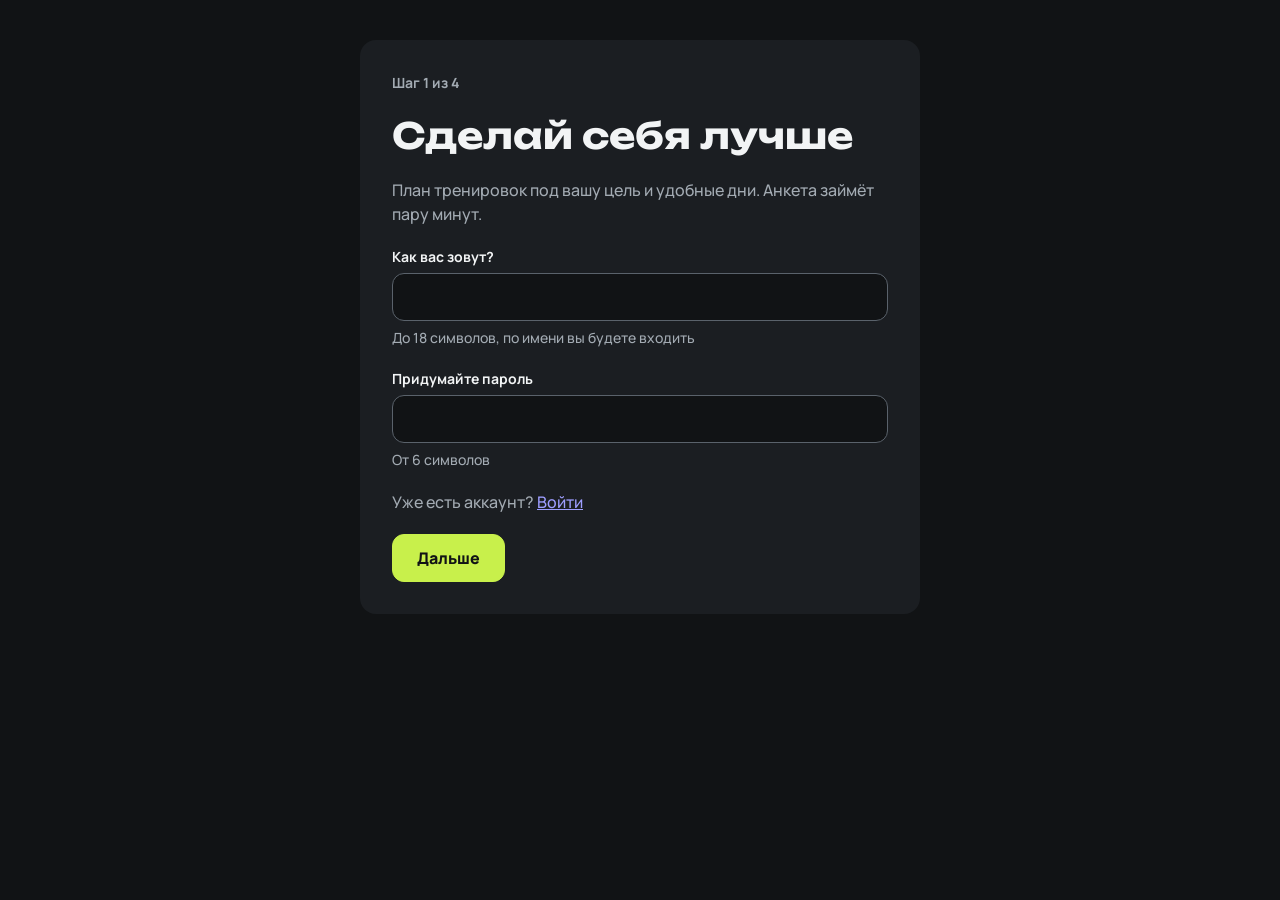
<file: web/index.html>
<!doctype html>
<html lang="ru">
<head>
  <meta charset="utf-8">
  <meta name="viewport" content="width=device-width, initial-scale=1">
  <title>Сделай себя лучше</title>
  <link rel="preconnect" href="https://fonts.googleapis.com">
  <link href="https://fonts.googleapis.com/css2?family=Manrope:wght@400;500;700;800&family=Unbounded:wght@500;700&display=swap" rel="stylesheet">
  <link rel="stylesheet" href="styles.css">
</head>
<body>
  <header class="topbar" id="topbar" hidden>
    <div class="logo">Сделай себя лучше</div>
    <nav class="tabs" aria-label="Разделы">
      <a href="#/today" data-tab="today">Сегодня</a>
      <a href="#/plan" data-tab="plan">План</a>
      <a href="#/profile" data-tab="profile">Профиль</a>
    </nav>
  </header>
  <main class="page" id="app"></main>
  <div class="toast" id="toast" role="status" aria-live="polite" hidden></div>
  <script src="app.js" type="module"></script>
</body>
</html>
</file>
<file: web/styles.css>
:root {
  --bg: #111315;
  --surface: #1b1e22;
  --surface-2: #262a2f;
  --line: #3a4047;
  --control-line: #5a626b;
  --text: #f2f4f5;
  --muted: #a3abb3;
  --accent: #c8f04b;
  --on-accent: #111315;
  --danger: #ff9d8f;
  --body: Manrope, system-ui, sans-serif;
  --display: Unbounded, Manrope, system-ui, sans-serif;
  color-scheme: dark;
}

* { box-sizing: border-box; }

body {
  margin: 0;
  background: var(--bg);
  color: var(--text);
  font: 500 16px/1.5 var(--body);
}

h1, h2, p, ol, ul, dl, dd { margin: 0; }
ol, ul { padding: 0; list-style: none; }

:focus-visible { outline: 3px solid var(--text); outline-offset: 2px; }

.topbar, .page {
  max-width: 1120px;
  margin: 0 auto;
  padding-inline: 24px;
}

.topbar {
  display: flex;
  flex-wrap: wrap;
  gap: 16px;
  align-items: center;
  justify-content: space-between;
  padding-block: 20px;
}

.logo { font: 700 16px var(--display); }

.tabs { display: flex; gap: 8px; font-weight: 700; font-size: 15px; }
.tabs a {
  padding: 12px 16px;
  border-radius: 12px;
  color: var(--text);
  text-align: center;
  text-decoration: none;
}
.tabs a:hover { color: var(--accent); }
.tabs a[aria-current="page"] { background: var(--surface-2); }

.page { padding-block: 16px 48px; }

.card {
  display: flex;
  flex-direction: column;
  gap: 20px;
  padding: 32px;
  border-radius: 16px;
  background: var(--surface);
}
.card--now { outline: 2px solid var(--accent); outline-offset: -2px; }
.card--danger { background: var(--surface-2); outline: 1px solid var(--danger); outline-offset: -1px; }

.narrow { max-width: 560px; margin: 24px auto 0; }

.layout { display: flex; flex-wrap: wrap; gap: 24px; }
.layout__main { flex: 999 1 560px; min-width: 0; }
.layout__side { flex: 1 1 280px; display: flex; flex-direction: column; gap: 24px; }

.grid { display: grid; grid-template-columns: repeat(auto-fit, minmax(280px, 1fr)); gap: 24px; }
.grid--wide { grid-template-columns: repeat(auto-fit, minmax(420px, 1fr)); }
.cols-3 { display: grid; grid-template-columns: repeat(3, minmax(0, 1fr)); gap: 12px; }
.cols-2 { display: grid; grid-template-columns: repeat(2, minmax(0, 1fr)); gap: 8px; }

.stack { display: flex; flex-direction: column; gap: 24px; }

.head {
  display: flex;
  flex-wrap: wrap;
  gap: 16px;
  align-items: center;
  justify-content: space-between;
}

.title { font: 700 clamp(24px, 5vw, 36px)/1.25 var(--display); overflow-wrap: anywhere; }
.subtitle { font-size: 20px; font-weight: 800; }
.eyebrow { font-size: 14px; font-weight: 700; color: var(--muted); }
.eyebrow--now { color: var(--accent); }
.muted { color: var(--muted); }
.big { font: 700 32px var(--display); }
.huge {
  font: 700 clamp(44px, 11vw, 64px)/1.2 var(--display);
  color: var(--accent);
  font-variant-numeric: tabular-nums;
}
.center { text-align: center; }

.btn {
  display: flex;
  align-items: center;
  justify-content: center;
  min-height: 48px;
  padding: 8px 24px;
  border: 1px solid var(--control-line);
  border-radius: 12px;
  background: transparent;
  color: var(--text);
  font: 700 16px var(--body);
  text-align: center;
  text-decoration: none;
  cursor: pointer;
}
.btn:hover { background: var(--surface-2); }
.btn--primary { border-color: var(--accent); background: var(--accent); color: var(--on-accent); font-weight: 800; }
.btn--primary:hover { background: #ddf78a; }
.btn--danger { border-color: var(--danger); color: var(--danger); }
.btn--danger-solid { border-color: var(--danger); background: var(--danger); color: var(--on-accent); font-weight: 800; }
.btn--danger-solid:hover { background: #ffb8ad; }
.btn--large { min-height: 56px; font-size: 18px; }
.btn[disabled] { opacity: .75; cursor: progress; }
.push-down { margin-top: auto; }
.actions { display: grid; grid-template-columns: 1fr 2fr; gap: 8px; }

.choice {
  min-height: 48px;
  padding: 8px;
  border: 1px solid var(--control-line);
  border-radius: 12px;
  background: transparent;
  color: var(--text);
  font: 700 15px var(--body);
  cursor: pointer;
}
.choice small { display: block; font-size: 13px; font-weight: 500; color: var(--muted); }
.choice[aria-pressed="true"] { border-color: var(--accent); background: var(--accent); color: var(--on-accent); font-weight: 800; }
.choice[aria-pressed="true"] small { color: var(--on-accent); }

.days { display: flex; flex-wrap: wrap; gap: 8px; }
.days .choice { width: 48px; padding: 0; }

.field { display: flex; flex-direction: column; gap: 6px; min-width: 0; font-size: 14px; font-weight: 700; }
.field input {
  width: 100%;
  height: 48px;
  padding: 0 14px;
  border: 1px solid var(--control-line);
  border-radius: 12px;
  background: var(--bg);
  color: var(--text);
  font: 500 16px var(--body);
}
.field__hint { font-weight: 500; color: var(--muted); }
.field__error { font-weight: 500; color: var(--danger); }
.field--invalid input { border: 2px solid var(--danger); }

.hint { padding: 14px 16px; border-radius: 12px; background: var(--surface-2); font-size: 14px; }
.error { color: var(--danger); font-size: 15px; font-weight: 700; }

.rows { display: flex; flex-direction: column; }
.rows li {
  display: flex;
  justify-content: space-between;
  gap: 16px;
  padding-block: 14px;
  border-bottom: 1px solid var(--line);
}
.rows li:last-child { border-bottom: 0; }
.nowrap { white-space: nowrap; }

.plan-list { display: flex; flex-direction: column; gap: 10px; font-size: 15px; }
.plan-list li { display: flex; justify-content: space-between; gap: 12px; }

.week { display: grid; grid-template-columns: repeat(7, minmax(0, 1fr)); gap: 4px; font-size: 13px; font-weight: 700; text-align: center; }
.week div { padding-block: 10px; border-radius: 8px; color: var(--muted); }
.week .week--on { background: var(--surface-2); color: var(--text); }
.week .week--today { background: var(--accent); color: var(--on-accent); }

.checks { display: flex; flex-direction: column; gap: 8px; }
.check { display: flex; align-items: center; gap: 12px; min-height: 48px; cursor: pointer; }
.check input { flex: none; width: 24px; height: 24px; accent-color: var(--accent); }
.check span { flex: 1; }
.check:has(input:checked) { color: var(--muted); }
.check:has(input:checked) span { text-decoration: line-through; }

.stats { display: grid; grid-template-columns: 1fr auto; gap: 10px 16px; font-size: 15px; }
.stats dt { color: var(--muted); }
.stats dd { font-weight: 700; }

.skeleton { height: 18px; border-radius: 6px; background: var(--surface-2); }
.skeleton:nth-child(3) { width: 80%; }
.skeleton:nth-child(4) { width: 60%; }

.toast {
  position: fixed;
  right: 16px;
  bottom: calc(16px + env(safe-area-inset-bottom, 0px));
  left: 16px;
  max-width: 420px;
  margin-inline: auto;
  padding: 14px 16px;
  border: 1px solid var(--control-line);
  border-radius: 12px;
  background: var(--surface-2);
  font-size: 15px;
  font-weight: 700;
}

[hidden] { display: none !important; }

@media (max-width: 560px) {
  .topbar, .page { padding-inline: 16px; }
  .tabs { display: grid; grid-template-columns: repeat(3, minmax(0, 1fr)); width: 100%; }
  .tabs a { padding-inline: 0; }
  .card { padding: 20px; }
  .grid { grid-template-columns: minmax(0, 1fr); }
  .cols-3 .choice { padding-inline: 2px; font-size: 14px; }
}
</file>
